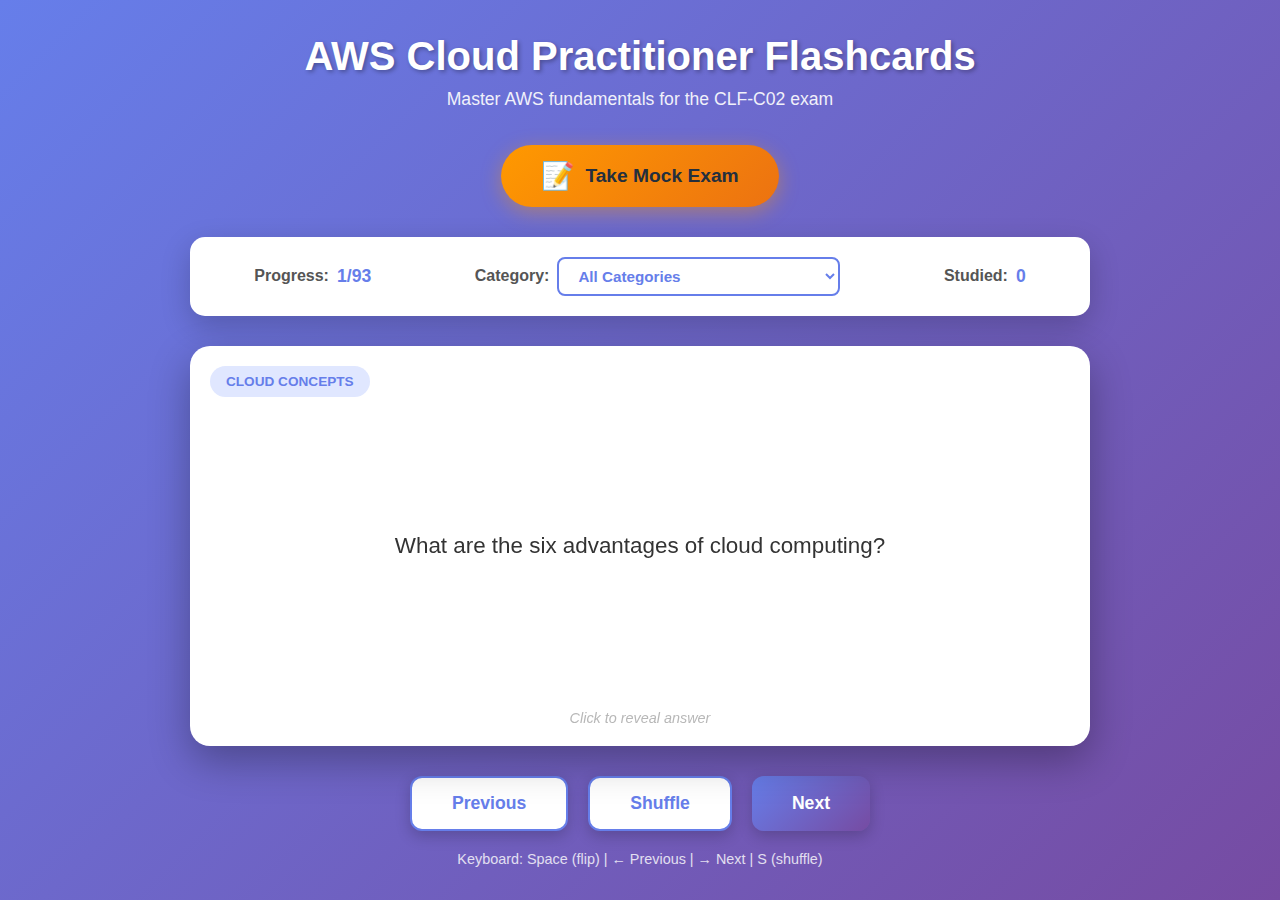
<file: index.html>
<!DOCTYPE html>
<html lang="en">
<head>
    <meta charset="UTF-8">
    <meta name="viewport" content="width=device-width, initial-scale=1.0">
    <title>AWS Cloud Practitioner Flashcards</title>
    <link rel="stylesheet" href="styles.css">
</head>
<body>
    <div class="container">
        <header>
            <h1>AWS Cloud Practitioner Flashcards</h1>
            <p class="subtitle">Master AWS fundamentals for the CLF-C02 exam</p>
            <a href="exam.html" class="mock-exam-btn">
                <span class="exam-icon">📝</span>
                Take Mock Exam
            </a>
        </header>

        <div class="stats-bar">
            <div class="stat">
                <span class="stat-label">Progress:</span>
                <span id="progress" class="stat-value">0/0</span>
            </div>
            <div class="stat">
                <span class="stat-label">Category:</span>
                <select id="categoryFilter" class="category-select">
                    <option value="all">All Categories</option>
                    <option value="cloud-concepts">Cloud Concepts (24%)</option>
                    <option value="security">Security & Compliance (30%)</option>
                    <option value="technology">Technology & Services (34%)</option>
                    <option value="billing">Billing, Pricing & Support (12%)</option>
                </select>
            </div>
            <div class="stat">
                <span class="stat-label">Studied:</span>
                <span id="studied" class="stat-value">0</span>
            </div>
        </div>

        <div class="flashcard-container">
            <div class="flashcard" id="flashcard">
                <div class="flashcard-inner">
                    <div class="flashcard-front">
                        <div class="card-category" id="cardCategory"></div>
                        <div class="card-content" id="question"></div>
                        <div class="flip-hint">Click to reveal answer</div>
                    </div>
                    <div class="flashcard-back">
                        <div class="card-category" id="cardCategoryBack"></div>
                        <div class="card-content" id="answer"></div>
                        <div class="flip-hint">Click to see question</div>
                    </div>
                </div>
            </div>
        </div>

        <div class="controls">
            <button id="prevBtn" class="btn btn-secondary">Previous</button>
            <button id="shuffleBtn" class="btn btn-secondary">Shuffle</button>
            <button id="nextBtn" class="btn btn-primary">Next</button>
        </div>

        <div class="keyboard-hints">
            <span>Keyboard: Space (flip) | ← Previous | → Next | S (shuffle)</span>
        </div>
    </div>

    <script src="flashcards-data.js"></script>
    <script src="app.js"></script>
</body>
</html>
</file>
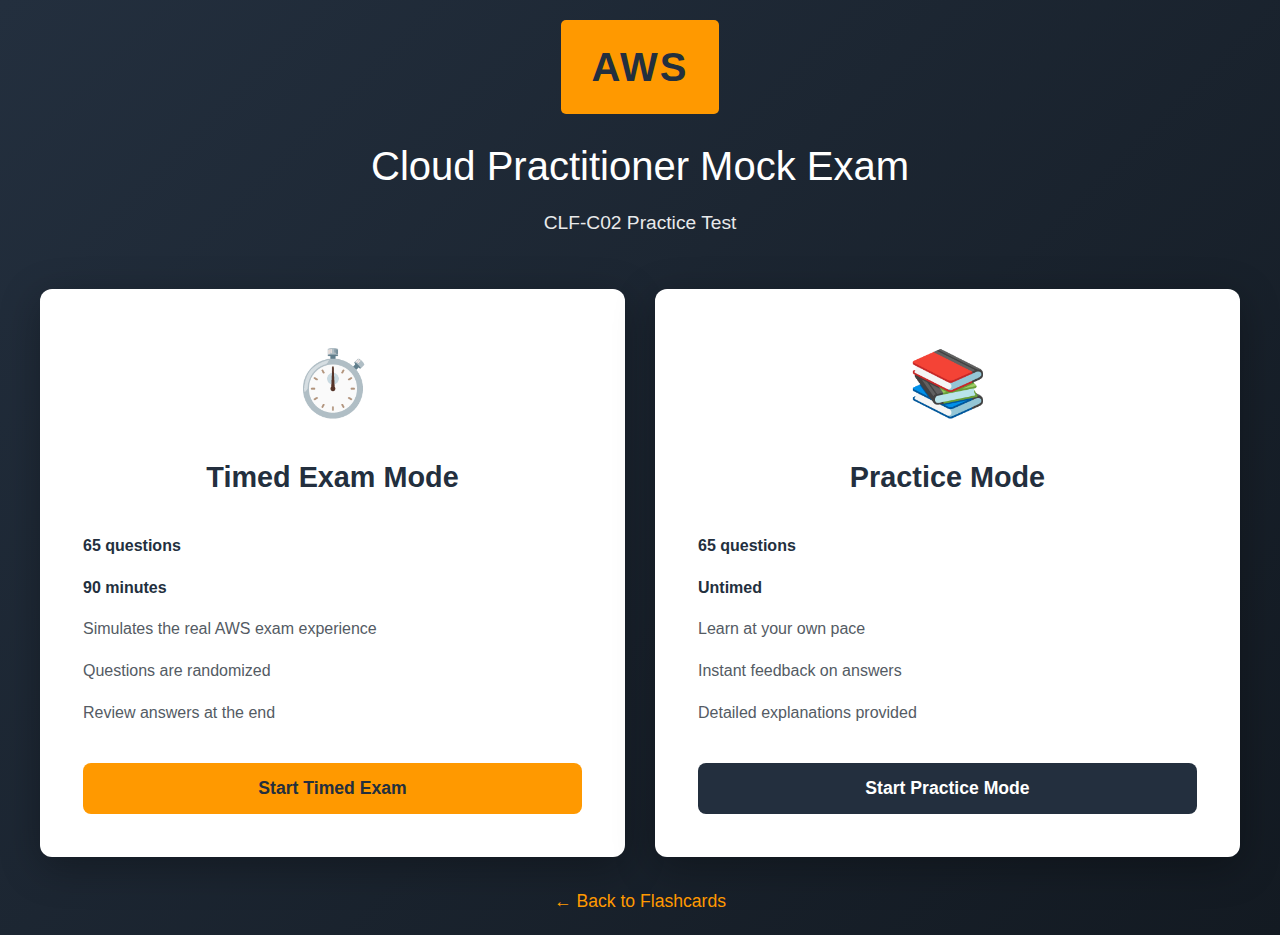
<file: exam.html>
<!DOCTYPE html>
<html lang="en">
<head>
    <meta charset="UTF-8">
    <meta name="viewport" content="width=device-width, initial-scale=1.0">
    <title>AWS Cloud Practitioner Mock Exam</title>
    <link rel="stylesheet" href="exam-styles.css">
</head>
<body>
    <!-- Mode Selection Screen -->
    <div id="modeSelection" class="mode-selection">
        <div class="mode-container">
            <div class="exam-header">
                <div class="aws-logo">AWS</div>
                <h1>Cloud Practitioner Mock Exam</h1>
                <p class="exam-subtitle">CLF-C02 Practice Test</p>
            </div>

            <div class="mode-cards">
                <div class="mode-card" onclick="startExam('timed')">
                    <div class="mode-icon">⏱️</div>
                    <h2>Timed Exam Mode</h2>
                    <div class="mode-details">
                        <p><strong>65 questions</strong></p>
                        <p><strong>90 minutes</strong></p>
                        <p>Simulates the real AWS exam experience</p>
                        <p>Questions are randomized</p>
                        <p>Review answers at the end</p>
                    </div>
                    <button class="mode-btn mode-btn-primary">Start Timed Exam</button>
                </div>

                <div class="mode-card" onclick="startExam('practice')">
                    <div class="mode-icon">📚</div>
                    <h2>Practice Mode</h2>
                    <div class="mode-details">
                        <p><strong>65 questions</strong></p>
                        <p><strong>Untimed</strong></p>
                        <p>Learn at your own pace</p>
                        <p>Instant feedback on answers</p>
                        <p>Detailed explanations provided</p>
                    </div>
                    <button class="mode-btn mode-btn-secondary">Start Practice Mode</button>
                </div>
            </div>

            <div class="back-link">
                <a href="index.html">← Back to Flashcards</a>
            </div>
        </div>
    </div>

    <!-- Exam Screen -->
    <div id="examScreen" class="exam-screen hidden">
        <!-- Top Bar -->
        <div class="exam-topbar">
            <div class="exam-brand">
                <div class="aws-logo-small">AWS</div>
                <span>Cloud Practitioner Exam</span>
            </div>
            <div class="exam-timer" id="timer">
                <span class="timer-label">Time Remaining:</span>
                <span class="timer-value" id="timerValue">90:00</span>
            </div>
        </div>

        <!-- Main Exam Area -->
        <div class="exam-layout">
            <!-- Question Navigator Sidebar -->
            <div class="question-navigator">
                <div class="navigator-header">
                    <h3>Questions</h3>
                    <div class="navigator-stats">
                        <div class="nav-stat">
                            <span class="stat-dot answered"></span>
                            <span>Answered: <strong id="answeredCount">0</strong></span>
                        </div>
                        <div class="nav-stat">
                            <span class="stat-dot flagged"></span>
                            <span>Flagged: <strong id="flaggedCount">0</strong></span>
                        </div>
                        <div class="nav-stat">
                            <span class="stat-dot unanswered"></span>
                            <span>Unanswered: <strong id="unansweredCount">65</strong></span>
                        </div>
                    </div>
                </div>
                <div class="navigator-grid" id="navigatorGrid">
                    <!-- Question numbers will be populated by JS -->
                </div>
            </div>

            <!-- Question Panel -->
            <div class="question-panel">
                <div class="question-header">
                    <div class="question-info">
                        <span class="question-number">Question <span id="currentQuestion">1</span> of 65</span>
                        <span class="question-category" id="questionCategory">Cloud Concepts</span>
                    </div>
                    <button class="flag-btn" id="flagBtn" onclick="toggleFlag()">
                        <span class="flag-icon">🚩</span>
                        <span class="flag-text">Flag for Review</span>
                    </button>
                </div>

                <div class="question-content">
                    <div class="question-text" id="questionText">
                        Loading question...
                    </div>

                    <div class="question-type-indicator" id="questionTypeIndicator">
                        Select ONE answer
                    </div>

                    <div class="options-container" id="optionsContainer">
                        <!-- Options will be populated by JS -->
                    </div>

                    <!-- Practice Mode Feedback -->
                    <div class="answer-feedback hidden" id="answerFeedback">
                        <div class="feedback-content">
                            <div class="feedback-icon" id="feedbackIcon"></div>
                            <div class="feedback-message" id="feedbackMessage"></div>
                            <div class="feedback-explanation" id="feedbackExplanation"></div>
                        </div>
                    </div>
                </div>

                <!-- Navigation Controls -->
                <div class="question-controls">
                    <div class="control-left">
                        <button class="exam-btn exam-btn-secondary" id="prevQuestionBtn" onclick="previousQuestion()">
                            ← Previous
                        </button>
                    </div>
                    <div class="control-center">
                        <button class="exam-btn exam-btn-outline" onclick="clearAnswer()">
                            Clear Answer
                        </button>
                    </div>
                    <div class="control-right">
                        <button class="exam-btn exam-btn-primary" id="nextQuestionBtn" onclick="nextQuestion()">
                            Next →
                        </button>
                        <button class="exam-btn exam-btn-success hidden" id="submitExamBtn" onclick="confirmSubmit()">
                            Submit Exam
                        </button>
                    </div>
                </div>
            </div>
        </div>
    </div>

    <!-- Results Screen -->
    <div id="resultsScreen" class="results-screen hidden">
        <div class="results-container">
            <div class="results-header">
                <div class="aws-logo">AWS</div>
                <h1>Exam Results</h1>
                <p class="results-subtitle">AWS Certified Cloud Practitioner</p>
            </div>

            <div class="score-card">
                <div class="score-main">
                    <div class="score-circle" id="scoreCircle">
                        <svg viewBox="0 0 200 200">
                            <circle cx="100" cy="100" r="90" class="score-bg"></circle>
                            <circle cx="100" cy="100" r="90" class="score-fill" id="scoreFill"></circle>
                        </svg>
                        <div class="score-text">
                            <div class="score-value" id="scoreValue">0</div>
                            <div class="score-label">/ 1000</div>
                        </div>
                    </div>
                    <div class="score-status" id="scoreStatus">
                        <div class="status-badge" id="statusBadge">PASS</div>
                        <p class="status-message" id="statusMessage">Congratulations! You passed!</p>
                    </div>
                </div>

                <div class="score-details">
                    <div class="detail-item">
                        <span class="detail-label">Correct Answers</span>
                        <span class="detail-value" id="correctCount">0 / 65</span>
                    </div>
                    <div class="detail-item">
                        <span class="detail-label">Percentage</span>
                        <span class="detail-value" id="percentageScore">0%</span>
                    </div>
                    <div class="detail-item">
                        <span class="detail-label">Time Taken</span>
                        <span class="detail-value" id="timeTaken">0:00</span>
                    </div>
                </div>
            </div>

            <div class="domain-breakdown">
                <h2>Performance by Domain</h2>
                <div class="domain-grid">
                    <div class="domain-card">
                        <h3>Cloud Concepts</h3>
                        <div class="domain-score">
                            <div class="domain-bar">
                                <div class="domain-bar-fill" id="domainBar1" style="width: 0%"></div>
                            </div>
                            <span class="domain-percentage" id="domainScore1">0%</span>
                        </div>
                        <p class="domain-weight">24% of exam</p>
                    </div>

                    <div class="domain-card">
                        <h3>Security & Compliance</h3>
                        <div class="domain-score">
                            <div class="domain-bar">
                                <div class="domain-bar-fill" id="domainBar2" style="width: 0%"></div>
                            </div>
                            <span class="domain-percentage" id="domainScore2">0%</span>
                        </div>
                        <p class="domain-weight">30% of exam</p>
                    </div>

                    <div class="domain-card">
                        <h3>Technology & Services</h3>
                        <div class="domain-score">
                            <div class="domain-bar">
                                <div class="domain-bar-fill" id="domainBar3" style="width: 0%"></div>
                            </div>
                            <span class="domain-percentage" id="domainScore3">0%</span>
                        </div>
                        <p class="domain-weight">34% of exam</p>
                    </div>

                    <div class="domain-card">
                        <h3>Billing, Pricing & Support</h3>
                        <div class="domain-score">
                            <div class="domain-bar">
                                <div class="domain-bar-fill" id="domainBar4" style="width: 0%"></div>
                            </div>
                            <span class="domain-percentage" id="domainScore4">0%</span>
                        </div>
                        <p class="domain-weight">12% of exam</p>
                    </div>
                </div>
            </div>

            <div class="results-actions">
                <button class="exam-btn exam-btn-outline" onclick="reviewAnswers()">
                    Review Answers
                </button>
                <button class="exam-btn exam-btn-primary" onclick="retakeExam()">
                    Retake Exam
                </button>
                <a href="index.html" class="exam-btn exam-btn-secondary">
                    Back to Flashcards
                </a>
            </div>
        </div>
    </div>

    <!-- Confirmation Modal -->
    <div id="confirmModal" class="modal hidden">
        <div class="modal-content">
            <h2>Submit Exam?</h2>
            <p>Are you sure you want to submit your exam?</p>
            <p class="modal-warning" id="modalWarning"></p>
            <div class="modal-actions">
                <button class="exam-btn exam-btn-outline" onclick="closeModal()">
                    Cancel
                </button>
                <button class="exam-btn exam-btn-success" onclick="submitExam()">
                    Submit
                </button>
            </div>
        </div>
    </div>

    <script src="exam-questions.js"></script>
    <script src="exam.js"></script>
</body>
</html>
</file>
<file: styles.css>
* {
    margin: 0;
    padding: 0;
    box-sizing: border-box;
}

body {
    font-family: 'Segoe UI', Tahoma, Geneva, Verdana, sans-serif;
    background: linear-gradient(135deg, #667eea 0%, #764ba2 100%);
    min-height: 100vh;
    display: flex;
    justify-content: center;
    align-items: center;
    padding: 20px;
}

.container {
    max-width: 900px;
    width: 100%;
}

header {
    text-align: center;
    color: white;
    margin-bottom: 30px;
}

h1 {
    font-size: 2.5em;
    margin-bottom: 10px;
    text-shadow: 2px 2px 4px rgba(0, 0, 0, 0.3);
}

.subtitle {
    font-size: 1.1em;
    opacity: 0.9;
    margin-bottom: 20px;
}

.mock-exam-btn {
    display: inline-flex;
    align-items: center;
    gap: 10px;
    background: linear-gradient(135deg, #ff9900 0%, #ec7211 100%);
    color: #232f3e;
    padding: 15px 40px;
    border-radius: 50px;
    text-decoration: none;
    font-size: 1.2em;
    font-weight: 700;
    margin-top: 15px;
    transition: all 0.3s ease;
    box-shadow: 0 5px 20px rgba(255, 153, 0, 0.4);
    animation: pulse-glow 2s infinite;
}

.mock-exam-btn:hover {
    transform: translateY(-3px) scale(1.05);
    box-shadow: 0 10px 30px rgba(255, 153, 0, 0.6);
}

.exam-icon {
    font-size: 1.4em;
}

@keyframes pulse-glow {
    0%, 100% {
        box-shadow: 0 5px 20px rgba(255, 153, 0, 0.4);
    }
    50% {
        box-shadow: 0 5px 30px rgba(255, 153, 0, 0.7);
    }
}

.stats-bar {
    background: white;
    border-radius: 15px;
    padding: 20px;
    margin-bottom: 30px;
    display: flex;
    justify-content: space-around;
    align-items: center;
    box-shadow: 0 10px 30px rgba(0, 0, 0, 0.2);
    flex-wrap: wrap;
    gap: 15px;
}

.stat {
    display: flex;
    align-items: center;
    gap: 8px;
}

.stat-label {
    font-weight: 600;
    color: #555;
}

.stat-value {
    font-weight: bold;
    color: #667eea;
    font-size: 1.1em;
}

.category-select {
    padding: 8px 15px;
    border: 2px solid #667eea;
    border-radius: 8px;
    font-size: 0.95em;
    font-weight: 600;
    color: #667eea;
    background: white;
    cursor: pointer;
    transition: all 0.3s ease;
}

.category-select:hover {
    background: #f0f4ff;
}

.category-select:focus {
    outline: none;
    border-color: #764ba2;
}

.flashcard-container {
    perspective: 1000px;
    margin-bottom: 30px;
}

.flashcard {
    background: transparent;
    width: 100%;
    height: 400px;
    cursor: pointer;
}

.flashcard-inner {
    position: relative;
    width: 100%;
    height: 100%;
    text-align: center;
    transition: transform 0.6s;
    transform-style: preserve-3d;
}

.flashcard.flipped .flashcard-inner {
    transform: rotateY(180deg);
}

.flashcard-front,
.flashcard-back {
    position: absolute;
    width: 100%;
    height: 100%;
    backface-visibility: hidden;
    border-radius: 20px;
    padding: 40px;
    display: flex;
    flex-direction: column;
    justify-content: center;
    align-items: center;
    box-shadow: 0 15px 40px rgba(0, 0, 0, 0.3);
}

.flashcard-front {
    background: white;
}

.flashcard-back {
    background: linear-gradient(135deg, #f093fb 0%, #f5576c 100%);
    color: white;
    transform: rotateY(180deg);
}

.card-category {
    position: absolute;
    top: 20px;
    left: 20px;
    padding: 8px 16px;
    border-radius: 20px;
    font-size: 0.85em;
    font-weight: 600;
    text-transform: uppercase;
}

.flashcard-front .card-category {
    background: #e0e7ff;
    color: #667eea;
}

.flashcard-back .card-category {
    background: rgba(255, 255, 255, 0.3);
    color: white;
}

.card-content {
    font-size: 1.4em;
    line-height: 1.6;
    font-weight: 500;
}

.flashcard-front .card-content {
    color: #333;
}

.flip-hint {
    position: absolute;
    bottom: 20px;
    font-size: 0.9em;
    opacity: 0.6;
    font-style: italic;
}

.flashcard-front .flip-hint {
    color: #888;
}

.flashcard-back .flip-hint {
    color: white;
}

.controls {
    display: flex;
    justify-content: center;
    gap: 20px;
    margin-bottom: 20px;
}

.btn {
    padding: 15px 40px;
    font-size: 1.1em;
    font-weight: 600;
    border: none;
    border-radius: 12px;
    cursor: pointer;
    transition: all 0.3s ease;
    box-shadow: 0 5px 15px rgba(0, 0, 0, 0.2);
}

.btn-primary {
    background: linear-gradient(135deg, #667eea 0%, #764ba2 100%);
    color: white;
}

.btn-primary:hover {
    transform: translateY(-2px);
    box-shadow: 0 8px 20px rgba(0, 0, 0, 0.3);
}

.btn-secondary {
    background: white;
    color: #667eea;
    border: 2px solid #667eea;
}

.btn-secondary:hover {
    background: #f0f4ff;
    transform: translateY(-2px);
}

.btn:active {
    transform: translateY(0);
}

.keyboard-hints {
    text-align: center;
    color: white;
    opacity: 0.8;
    font-size: 0.9em;
}

@media (max-width: 768px) {
    h1 {
        font-size: 2em;
    }

    .flashcard {
        height: 350px;
    }

    .card-content {
        font-size: 1.2em;
    }

    .stats-bar {
        flex-direction: column;
    }

    .controls {
        flex-direction: column;
        gap: 10px;
    }

    .btn {
        width: 100%;
        padding: 12px 20px;
    }
}

@media (max-width: 480px) {
    .flashcard {
        height: 300px;
    }

    .card-content {
        font-size: 1em;
    }

    .flashcard-front,
    .flashcard-back {
        padding: 30px 20px;
    }
}
</file>
<file: exam-styles.css>
/* Reset and Base Styles */
* {
    margin: 0;
    padding: 0;
    box-sizing: border-box;
}

body {
    font-family: 'Amazon Ember', 'Helvetica Neue', Helvetica, Arial, sans-serif;
    background: #f5f5f5;
    color: #16191f;
    line-height: 1.6;
    overflow-x: hidden;
}

.hidden {
    display: none !important;
}

/* Mode Selection Screen */
.mode-selection {
    min-height: 100vh;
    background: linear-gradient(135deg, #232f3e 0%, #131a22 100%);
    display: flex;
    align-items: center;
    justify-content: center;
    padding: 20px;
}

.mode-container {
    max-width: 1200px;
    width: 100%;
}

.exam-header {
    text-align: center;
    color: white;
    margin-bottom: 50px;
}

.aws-logo {
    display: inline-block;
    background: #ff9900;
    color: #232f3e;
    font-size: 2.5em;
    font-weight: 900;
    padding: 15px 30px;
    border-radius: 5px;
    margin-bottom: 20px;
    letter-spacing: 2px;
}

.exam-header h1 {
    font-size: 2.5em;
    margin-bottom: 10px;
    font-weight: 300;
}

.exam-subtitle {
    font-size: 1.2em;
    opacity: 0.9;
    font-weight: 300;
}

.mode-cards {
    display: grid;
    grid-template-columns: repeat(auto-fit, minmax(400px, 1fr));
    gap: 30px;
    margin-bottom: 30px;
}

.mode-card {
    background: white;
    border-radius: 12px;
    padding: 40px;
    box-shadow: 0 10px 40px rgba(0, 0, 0, 0.3);
    transition: all 0.3s ease;
    cursor: pointer;
    border: 3px solid transparent;
}

.mode-card:hover {
    transform: translateY(-5px);
    box-shadow: 0 15px 50px rgba(255, 153, 0, 0.3);
    border-color: #ff9900;
}

.mode-icon {
    font-size: 4em;
    text-align: center;
    margin-bottom: 20px;
}

.mode-card h2 {
    text-align: center;
    color: #232f3e;
    margin-bottom: 25px;
    font-size: 1.8em;
}

.mode-details {
    margin-bottom: 30px;
}

.mode-details p {
    padding: 8px 0;
    color: #545b64;
    font-size: 1em;
}

.mode-details strong {
    color: #232f3e;
}

.mode-btn {
    width: 100%;
    padding: 15px 30px;
    border: none;
    border-radius: 8px;
    font-size: 1.1em;
    font-weight: 600;
    cursor: pointer;
    transition: all 0.3s ease;
}

.mode-btn-primary {
    background: #ff9900;
    color: #232f3e;
}

.mode-btn-primary:hover {
    background: #ec7211;
    transform: scale(1.02);
}

.mode-btn-secondary {
    background: #232f3e;
    color: white;
}

.mode-btn-secondary:hover {
    background: #131a22;
    transform: scale(1.02);
}

.back-link {
    text-align: center;
    margin-top: 30px;
}

.back-link a {
    color: #ff9900;
    text-decoration: none;
    font-size: 1.1em;
    transition: all 0.3s ease;
}

.back-link a:hover {
    color: #ec7211;
}

/* Exam Screen */
.exam-screen {
    min-height: 100vh;
    display: flex;
    flex-direction: column;
    background: #f5f5f5;
}

/* Top Bar */
.exam-topbar {
    background: #232f3e;
    color: white;
    padding: 15px 30px;
    display: flex;
    justify-content: space-between;
    align-items: center;
    box-shadow: 0 2px 10px rgba(0, 0, 0, 0.2);
    position: sticky;
    top: 0;
    z-index: 100;
}

.exam-brand {
    display: flex;
    align-items: center;
    gap: 15px;
    font-size: 1.2em;
    font-weight: 500;
}

.aws-logo-small {
    background: #ff9900;
    color: #232f3e;
    font-size: 1.2em;
    font-weight: 900;
    padding: 8px 15px;
    border-radius: 4px;
    letter-spacing: 1px;
}

.exam-timer {
    display: flex;
    align-items: center;
    gap: 10px;
    background: rgba(255, 255, 255, 0.1);
    padding: 10px 20px;
    border-radius: 8px;
}

.timer-label {
    font-size: 0.9em;
    opacity: 0.9;
}

.timer-value {
    font-size: 1.5em;
    font-weight: 700;
    font-family: 'Courier New', monospace;
    color: #00d084;
}

.timer-warning {
    color: #ffb84d !important;
    animation: pulse 1s infinite;
}

.timer-critical {
    color: #ff4d4d !important;
    animation: pulse 0.5s infinite;
}

@keyframes pulse {
    0%, 100% { opacity: 1; }
    50% { opacity: 0.6; }
}

/* Exam Layout */
.exam-layout {
    display: flex;
    flex: 1;
    gap: 0;
}

/* Question Navigator */
.question-navigator {
    width: 280px;
    background: white;
    border-right: 1px solid #e0e0e0;
    overflow-y: auto;
    max-height: calc(100vh - 70px);
}

.navigator-header {
    padding: 20px;
    border-bottom: 2px solid #f0f0f0;
}

.navigator-header h3 {
    color: #232f3e;
    margin-bottom: 15px;
    font-size: 1.3em;
}

.navigator-stats {
    display: flex;
    flex-direction: column;
    gap: 10px;
}

.nav-stat {
    display: flex;
    align-items: center;
    gap: 8px;
    font-size: 0.9em;
    color: #545b64;
}

.stat-dot {
    width: 12px;
    height: 12px;
    border-radius: 50%;
}

.stat-dot.answered {
    background: #10b981;
}

.stat-dot.flagged {
    background: #f59e0b;
}

.stat-dot.unanswered {
    background: #9ca3af;
}

.nav-stat strong {
    color: #232f3e;
}

.navigator-grid {
    padding: 20px;
    display: grid;
    grid-template-columns: repeat(5, 1fr);
    gap: 8px;
}

.nav-question-btn {
    aspect-ratio: 1;
    border: 2px solid #e0e0e0;
    background: white;
    border-radius: 6px;
    cursor: pointer;
    font-size: 0.9em;
    font-weight: 600;
    transition: all 0.2s ease;
}

.nav-question-btn:hover {
    transform: scale(1.1);
    box-shadow: 0 2px 8px rgba(0, 0, 0, 0.15);
}

.nav-question-btn.answered {
    background: #d1fae5;
    border-color: #10b981;
    color: #065f46;
}

.nav-question-btn.unanswered {
    background: #f3f4f6;
    border-color: #d1d5db;
    color: #6b7280;
}

.nav-question-btn.flagged {
    background: #fef3c7;
    border-color: #f59e0b;
    color: #92400e;
    position: relative;
}

.nav-question-btn.flagged::after {
    content: '🚩';
    position: absolute;
    top: -5px;
    right: -5px;
    font-size: 0.7em;
}

.nav-question-btn.current {
    box-shadow: 0 0 0 3px #ff9900;
    transform: scale(1.1);
}

/* Question Panel */
.question-panel {
    flex: 1;
    display: flex;
    flex-direction: column;
    background: white;
    margin: 20px;
    border-radius: 12px;
    box-shadow: 0 2px 10px rgba(0, 0, 0, 0.1);
    overflow: hidden;
}

.question-header {
    background: linear-gradient(135deg, #232f3e 0%, #131a22 100%);
    color: white;
    padding: 20px 30px;
    display: flex;
    justify-content: space-between;
    align-items: center;
}

.question-info {
    display: flex;
    flex-direction: column;
    gap: 8px;
}

.question-number {
    font-size: 1.3em;
    font-weight: 600;
}

.question-category {
    display: inline-block;
    background: rgba(255, 153, 0, 0.2);
    color: #ff9900;
    padding: 5px 12px;
    border-radius: 20px;
    font-size: 0.85em;
    font-weight: 600;
}

.flag-btn {
    background: rgba(255, 255, 255, 0.1);
    border: 2px solid rgba(255, 255, 255, 0.3);
    color: white;
    padding: 10px 20px;
    border-radius: 8px;
    cursor: pointer;
    display: flex;
    align-items: center;
    gap: 8px;
    transition: all 0.3s ease;
}

.flag-btn:hover {
    background: rgba(255, 255, 255, 0.2);
}

.flag-btn.flagged {
    background: #f59e0b;
    border-color: #f59e0b;
}

.flag-icon {
    font-size: 1.2em;
}

.question-content {
    flex: 1;
    padding: 30px;
    overflow-y: auto;
}

.question-text {
    font-size: 1.3em;
    line-height: 1.8;
    color: #232f3e;
    margin-bottom: 20px;
    font-weight: 500;
}

.question-type-indicator {
    background: #eff6ff;
    border-left: 4px solid #3b82f6;
    padding: 12px 20px;
    margin-bottom: 25px;
    font-size: 0.95em;
    color: #1e40af;
    font-weight: 600;
}

.options-container {
    display: flex;
    flex-direction: column;
    gap: 15px;
}

.option {
    background: #f9fafb;
    border: 2px solid #e5e7eb;
    border-radius: 8px;
    padding: 18px 20px;
    transition: all 0.2s ease;
    cursor: pointer;
    display: flex;
    align-items: flex-start;
    gap: 15px;
}

.option:hover {
    background: #f3f4f6;
    border-color: #ff9900;
}

.option input[type="radio"],
.option input[type="checkbox"] {
    margin-top: 4px;
    width: 20px;
    height: 20px;
    cursor: pointer;
    accent-color: #ff9900;
}

.option label {
    flex: 1;
    font-size: 1.05em;
    line-height: 1.6;
    cursor: pointer;
    color: #374151;
}

.option input:checked + label {
    font-weight: 600;
    color: #232f3e;
}

.option:has(input:checked) {
    background: #fff7ed;
    border-color: #ff9900;
}

/* Answer Feedback */
.answer-feedback {
    margin-top: 30px;
    padding: 20px;
    border-radius: 10px;
    border-left: 5px solid;
}

.answer-feedback.correct {
    background: #d1fae5;
    border-color: #10b981;
}

.answer-feedback.incorrect {
    background: #fee2e2;
    border-color: #ef4444;
}

.feedback-content {
    display: flex;
    flex-direction: column;
    gap: 12px;
}

.feedback-icon {
    font-size: 2em;
    font-weight: bold;
}

.answer-feedback.correct .feedback-icon {
    color: #10b981;
}

.answer-feedback.incorrect .feedback-icon {
    color: #ef4444;
}

.feedback-message {
    font-size: 1.1em;
    font-weight: 600;
}

.answer-feedback.correct .feedback-message {
    color: #065f46;
}

.answer-feedback.incorrect .feedback-message {
    color: #991b1b;
}

.feedback-explanation {
    font-size: 1em;
    line-height: 1.6;
    color: #374151;
}

/* Question Controls */
.question-controls {
    background: #f9fafb;
    border-top: 2px solid #e5e7eb;
    padding: 20px 30px;
    display: flex;
    justify-content: space-between;
    align-items: center;
    gap: 20px;
}

.control-left,
.control-center,
.control-right {
    display: flex;
    gap: 10px;
}

.exam-btn {
    padding: 12px 30px;
    border: none;
    border-radius: 8px;
    font-size: 1em;
    font-weight: 600;
    cursor: pointer;
    transition: all 0.3s ease;
    white-space: nowrap;
}

.exam-btn:disabled {
    opacity: 0.5;
    cursor: not-allowed;
}

.exam-btn-primary {
    background: #ff9900;
    color: #232f3e;
}

.exam-btn-primary:hover:not(:disabled) {
    background: #ec7211;
    transform: translateY(-2px);
    box-shadow: 0 4px 12px rgba(255, 153, 0, 0.3);
}

.exam-btn-secondary {
    background: #232f3e;
    color: white;
}

.exam-btn-secondary:hover:not(:disabled) {
    background: #131a22;
    transform: translateY(-2px);
}

.exam-btn-outline {
    background: white;
    color: #545b64;
    border: 2px solid #d1d5db;
}

.exam-btn-outline:hover {
    background: #f9fafb;
    border-color: #9ca3af;
}

.exam-btn-success {
    background: #10b981;
    color: white;
}

.exam-btn-success:hover {
    background: #059669;
    transform: translateY(-2px);
    box-shadow: 0 4px 12px rgba(16, 185, 129, 0.3);
}

/* Results Screen */
.results-screen {
    min-height: 100vh;
    background: linear-gradient(135deg, #232f3e 0%, #131a22 100%);
    padding: 40px 20px;
}

.results-container {
    max-width: 1200px;
    margin: 0 auto;
}

.results-header {
    text-align: center;
    color: white;
    margin-bottom: 40px;
}

.results-header h1 {
    font-size: 2.5em;
    margin-bottom: 10px;
    font-weight: 300;
}

.results-subtitle {
    font-size: 1.1em;
    opacity: 0.9;
}

/* Score Card */
.score-card {
    background: white;
    border-radius: 15px;
    padding: 40px;
    margin-bottom: 30px;
    box-shadow: 0 10px 40px rgba(0, 0, 0, 0.3);
}

.score-main {
    display: flex;
    align-items: center;
    justify-content: center;
    gap: 60px;
    margin-bottom: 40px;
    flex-wrap: wrap;
}

.score-circle {
    position: relative;
    width: 200px;
    height: 200px;
}

.score-circle svg {
    transform: rotate(-90deg);
    width: 100%;
    height: 100%;
}

.score-bg {
    fill: none;
    stroke: #e5e7eb;
    stroke-width: 12;
}

.score-fill {
    fill: none;
    stroke: #10b981;
    stroke-width: 12;
    stroke-linecap: round;
    stroke-dasharray: 565.48;
    stroke-dashoffset: 565.48;
    transition: stroke-dashoffset 2s ease, stroke 0.5s ease;
}

.score-text {
    position: absolute;
    top: 50%;
    left: 50%;
    transform: translate(-50%, -50%);
    text-align: center;
}

.score-value {
    font-size: 3em;
    font-weight: 700;
    color: #232f3e;
    line-height: 1;
}

.score-label {
    font-size: 1.2em;
    color: #6b7280;
}

.score-status {
    text-align: center;
}

.status-badge {
    display: inline-block;
    padding: 15px 40px;
    border-radius: 50px;
    font-size: 2em;
    font-weight: 900;
    margin-bottom: 15px;
    letter-spacing: 3px;
}

.status-badge.pass {
    background: #d1fae5;
    color: #065f46;
}

.status-badge.fail {
    background: #fee2e2;
    color: #991b1b;
}

.status-message {
    font-size: 1.3em;
    color: #374151;
}

.score-details {
    display: grid;
    grid-template-columns: repeat(auto-fit, minmax(200px, 1fr));
    gap: 20px;
    padding-top: 30px;
    border-top: 2px solid #f0f0f0;
}

.detail-item {
    text-align: center;
}

.detail-label {
    display: block;
    font-size: 0.95em;
    color: #6b7280;
    margin-bottom: 8px;
}

.detail-value {
    display: block;
    font-size: 1.8em;
    font-weight: 700;
    color: #232f3e;
}

/* Domain Breakdown */
.domain-breakdown {
    background: white;
    border-radius: 15px;
    padding: 40px;
    margin-bottom: 30px;
    box-shadow: 0 10px 40px rgba(0, 0, 0, 0.3);
}

.domain-breakdown h2 {
    color: #232f3e;
    font-size: 2em;
    margin-bottom: 30px;
    text-align: center;
}

.domain-grid {
    display: grid;
    grid-template-columns: repeat(auto-fit, minmax(250px, 1fr));
    gap: 20px;
}

.domain-card {
    background: #f9fafb;
    border: 2px solid #e5e7eb;
    border-radius: 10px;
    padding: 25px;
    transition: all 0.3s ease;
}

.domain-card:hover {
    transform: translateY(-3px);
    box-shadow: 0 5px 20px rgba(0, 0, 0, 0.1);
}

.domain-card h3 {
    color: #232f3e;
    font-size: 1.2em;
    margin-bottom: 15px;
}

.domain-score {
    margin-bottom: 10px;
}

.domain-bar {
    background: #e5e7eb;
    height: 30px;
    border-radius: 15px;
    overflow: hidden;
    margin-bottom: 10px;
}

.domain-bar-fill {
    height: 100%;
    background: #10b981;
    transition: width 1.5s ease;
    display: flex;
    align-items: center;
    justify-content: flex-end;
    padding-right: 10px;
    color: white;
    font-weight: 600;
}

.domain-percentage {
    display: block;
    text-align: right;
    font-size: 1.2em;
    font-weight: 700;
    color: #232f3e;
}

.domain-weight {
    font-size: 0.9em;
    color: #6b7280;
    margin-top: 5px;
}

/* Results Actions */
.results-actions {
    display: flex;
    justify-content: center;
    gap: 20px;
    flex-wrap: wrap;
}

.results-actions .exam-btn {
    padding: 15px 40px;
    font-size: 1.1em;
    text-decoration: none;
    display: inline-block;
}

/* Modal */
.modal {
    position: fixed;
    top: 0;
    left: 0;
    width: 100%;
    height: 100%;
    background: rgba(0, 0, 0, 0.7);
    display: flex;
    align-items: center;
    justify-content: center;
    z-index: 1000;
}

.modal-content {
    background: white;
    border-radius: 15px;
    padding: 40px;
    max-width: 500px;
    width: 90%;
    box-shadow: 0 20px 60px rgba(0, 0, 0, 0.5);
}

.modal-content h2 {
    color: #232f3e;
    margin-bottom: 20px;
    font-size: 1.8em;
}

.modal-content p {
    color: #545b64;
    margin-bottom: 15px;
    font-size: 1.05em;
}

.modal-warning {
    color: #f59e0b;
    font-weight: 600;
}

.modal-actions {
    display: flex;
    gap: 15px;
    margin-top: 30px;
    justify-content: flex-end;
}

/* Responsive Design */
@media (max-width: 1024px) {
    .exam-layout {
        flex-direction: column;
    }

    .question-navigator {
        width: 100%;
        max-height: 300px;
        border-right: none;
        border-bottom: 2px solid #e0e0e0;
    }

    .navigator-grid {
        grid-template-columns: repeat(10, 1fr);
    }
}

@media (max-width: 768px) {
    .mode-cards {
        grid-template-columns: 1fr;
    }

    .exam-topbar {
        flex-direction: column;
        gap: 15px;
        text-align: center;
    }

    .question-controls {
        flex-direction: column;
    }

    .control-left,
    .control-center,
    .control-right {
        width: 100%;
    }

    .exam-btn {
        width: 100%;
    }

    .score-main {
        flex-direction: column;
        gap: 30px;
    }

    .domain-grid {
        grid-template-columns: 1fr;
    }

    .navigator-grid {
        grid-template-columns: repeat(5, 1fr);
    }

    .question-text {
        font-size: 1.1em;
    }

    .aws-logo {
        font-size: 2em;
        padding: 12px 24px;
    }

    .exam-header h1 {
        font-size: 2em;
    }

    .results-header h1 {
        font-size: 2em;
    }
}

@media (max-width: 480px) {
    .question-panel {
        margin: 10px;
    }

    .question-content {
        padding: 20px;
    }

    .question-header {
        padding: 15px 20px;
    }

    .score-card,
    .domain-breakdown {
        padding: 25px;
    }

    .mode-card {
        padding: 25px;
    }
}
</file>
